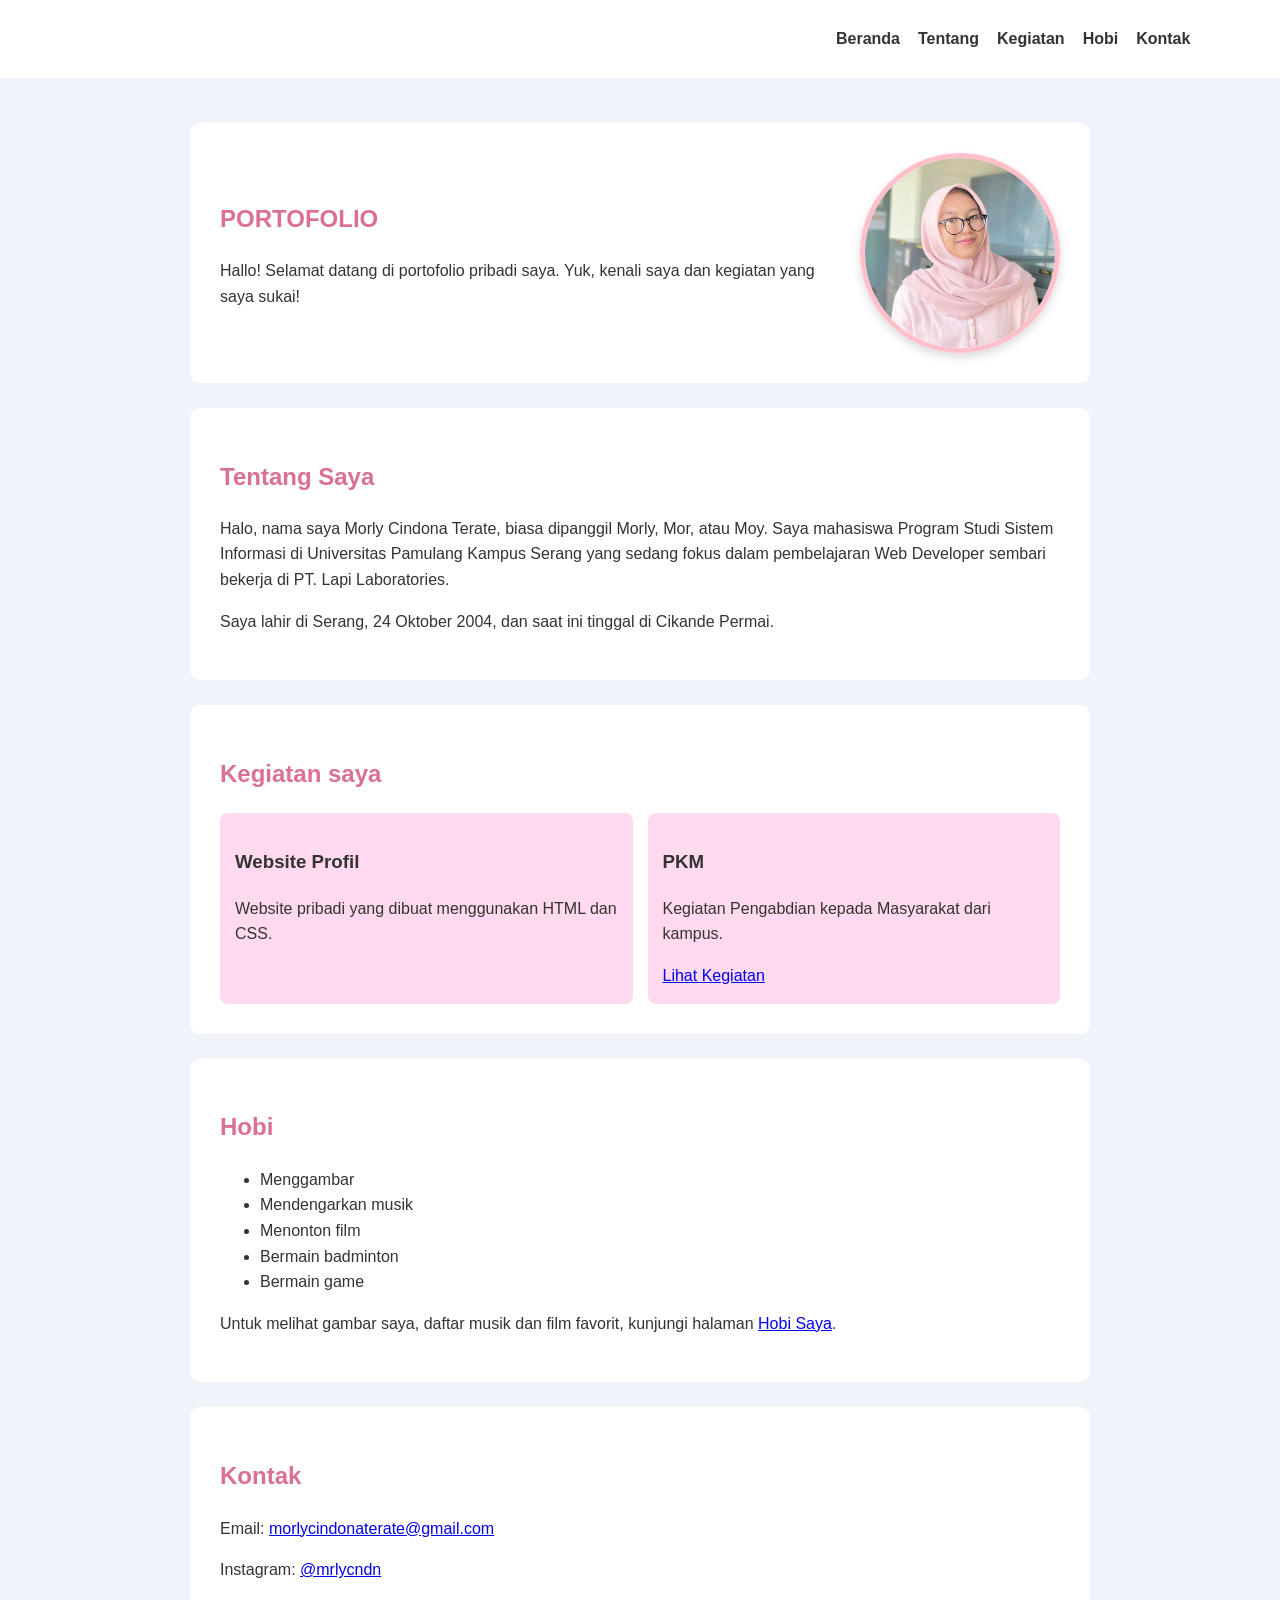
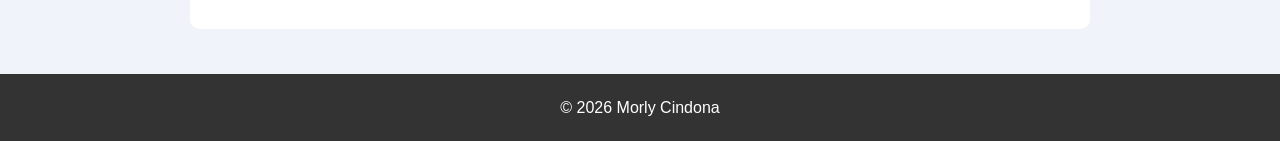
<file: index.html>
<!DOCTYPE html>
<html lang="id">
<head>
    <title>Portofolio Morly Cindona</title>
    <meta charset="UTF-8">
    <meta name="viewport" content="width=device-width, initial-scale=1.0">
    <link rel="stylesheet" href="style.css">
</head>
<body>

<header>
    <nav>
        <h2></h2>
        <ul>
            <li><a href="#beranda">Beranda</a></li>
            <li><a href="#tentang">Tentang</a></li>
            <li><a href="#portofolio">Kegiatan</a></li>
            <li><a href="#hobi">Hobi</a></li>
            <li><a href="#kontak">Kontak</a></li>
        </ul>
    </nav>
</header>
    
<main>
    <section id="beranda" class="hero">
        <div>
            <h1>PORTOFOLIO</h1>
            <p>
                Hallo! Selamat datang di portofolio pribadi saya.
                Yuk, kenali saya dan kegiatan yang saya sukai!
            </p>
        </div>

        <img src="image/Foto Morly.jpg"
             alt="Foto Morly" width="200">
    </section>

    <section id="tentang">
        <h2>Tentang Saya</h2>
        <p>
            Halo, nama saya Morly Cindona Terate, biasa dipanggil
            Morly, Mor, atau Moy. Saya mahasiswa Program Studi
            Sistem Informasi di Universitas Pamulang Kampus Serang
            yang sedang fokus dalam pembelajaran Web Developer
            sembari bekerja di PT. Lapi Laboratories.
        </p>
        <p>
            Saya lahir di Serang, 24 Oktober 2004, dan saat ini
            tinggal di Cikande Permai.
        </p>
    </section>

    <section id="portofolio">
        <h2>Kegiatan saya</h2>

        <div class="kartu-container">
            <div class="kartu">
                <h3>Website Profil</h3>
                <p>Website pribadi yang dibuat menggunakan HTML dan CSS.</p>
            </div>

            <div class="kartu">
                <h3>PKM</h3>
                <p>Kegiatan Pengabdian kepada Masyarakat dari kampus.</p>
                <a href="kegiatan.html">Lihat Kegiatan</a>
            </div>
        </div>
    </section>

    <section id="hobi">
        <h2>Hobi</h2>
        <ul>
            <li>Menggambar</li>
            <li>Mendengarkan musik</li>
            <li>Menonton film</li>
            <li>Bermain badminton</li>
            <li>Bermain game</li>
        </ul>
        <p>
            Untuk melihat gambar saya, daftar musik dan film favorit,
            kunjungi halaman <a href="hobi.html">Hobi Saya</a>.
        </p>
    </section>

    <section id="kontak">
        <h2>Kontak</h2>
        <p>Email:
            <a href="mailto:morlycindonaterate@gmail.com">
                morlycindonaterate@gmail.com
            </a>
        </p>
        <p>Instagram:
            <a href="https://www.instagram.com/mrlycndn"
               target="_blank" rel="noopener noreferrer">
                @mrlycndn
            </a>
        </p>
    </section>
</main>

<footer>
    <p>&copy; 2026 Morly Cindona</p>
</footer>

</body>
</html>
</file>
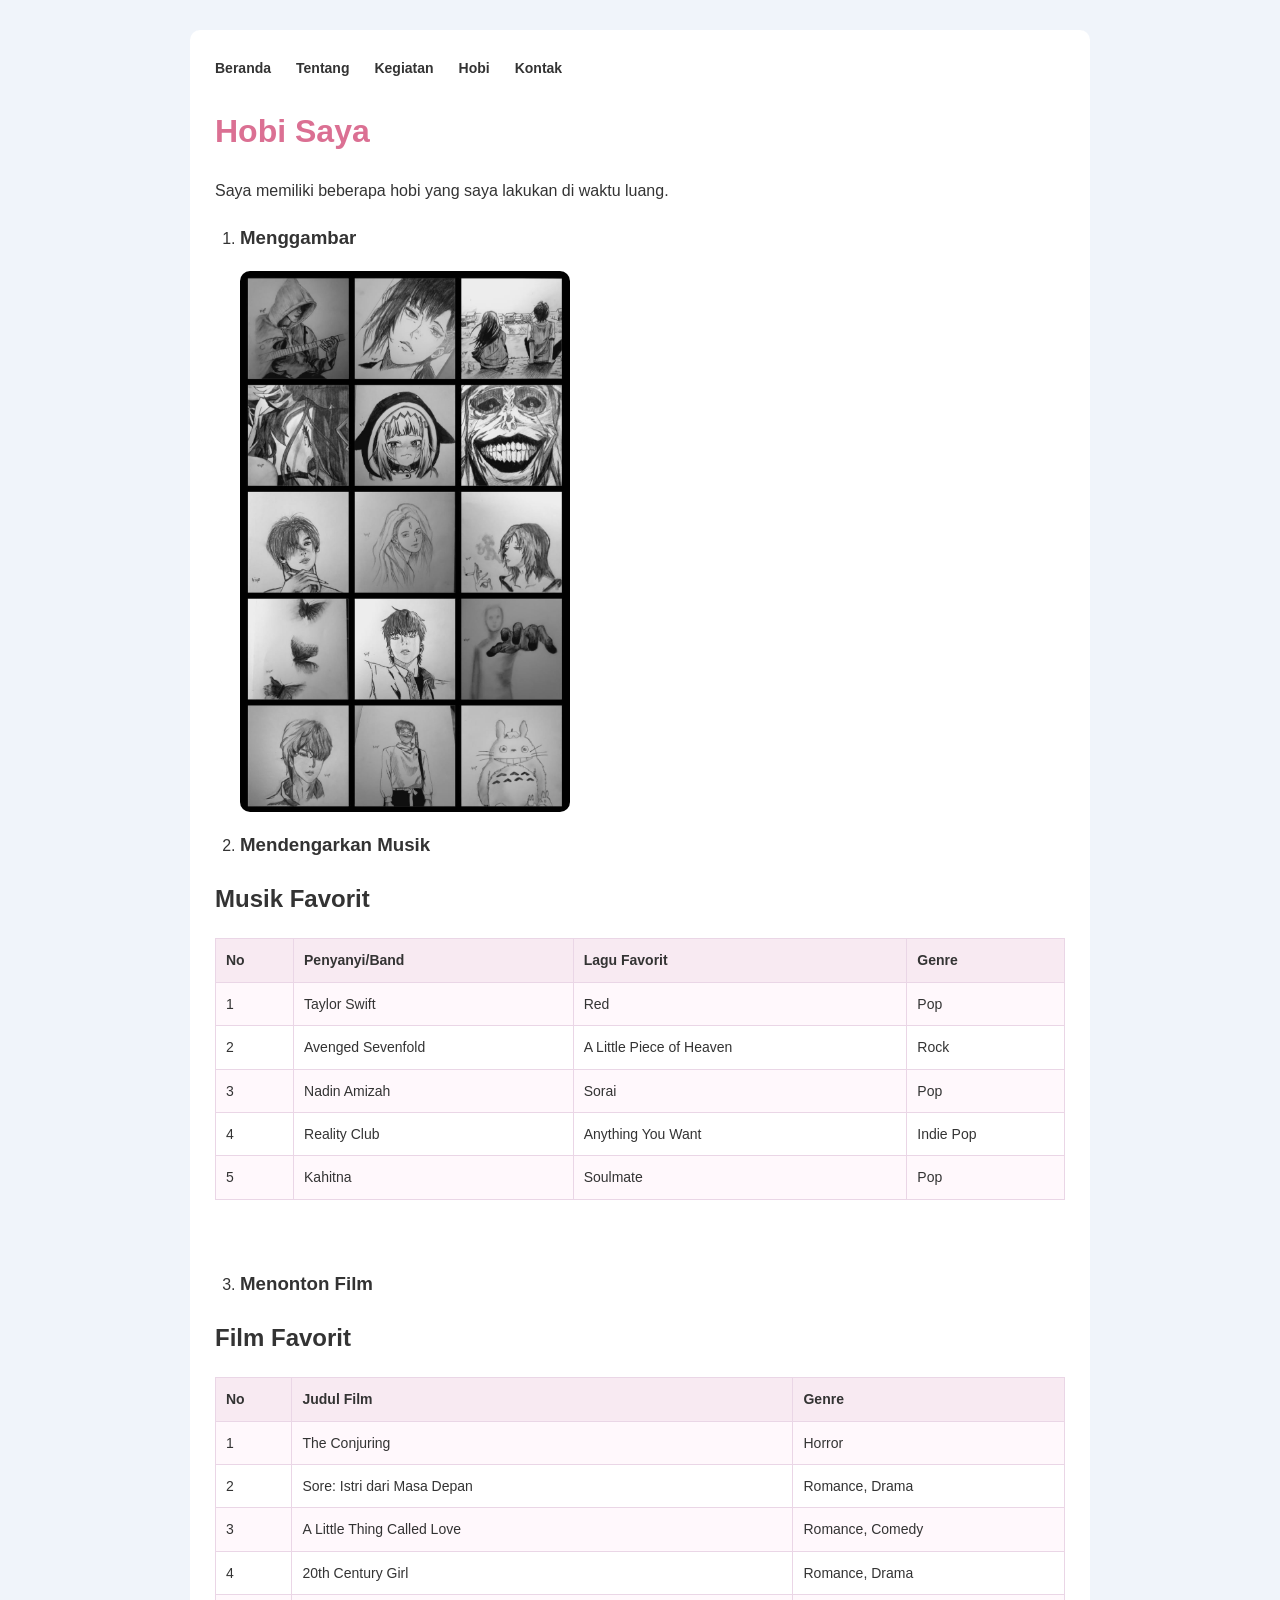
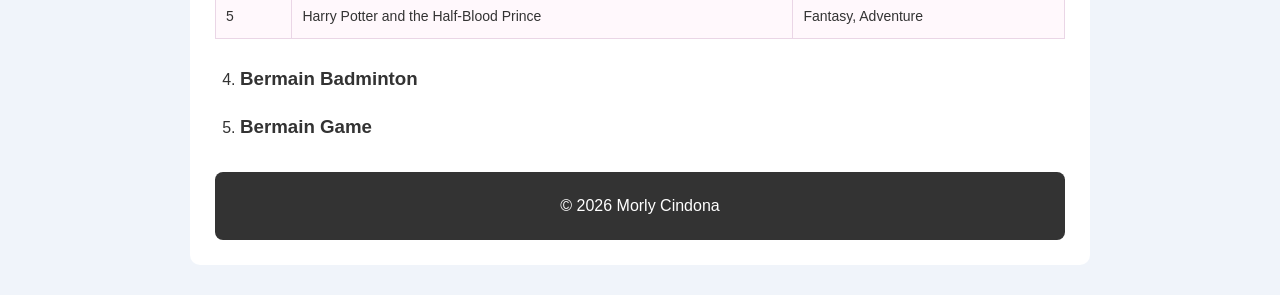
<file: hobi.html>
<!DOCTYPE html>
<html lang="id">
<head>
    <title>Hobi Saya</title>
    <meta charset="UTF-8">
    <meta name="viewport" content="width=device-width, initial-scale=1.0">
    <link rel="stylesheet" href="style.css">
</head>

<body>

<div class="container">

    <nav>
        <ul>
            <li><a href="index.html">Beranda</a></li>
            <li><a href="index.html#tentang">Tentang</a></li>
            <li><a href="kegiatan.html">Kegiatan</a></li>
            <li><a href="hobi.html">Hobi</a></li>
            <li><a href="kontak.html">Kontak</a></li>            
    </nav>

    <h1>Hobi Saya</h1>

    <p>Saya memiliki beberapa hobi yang saya lakukan di waktu luang.</p>

    <ol>
        <li>
            <h3>Menggambar</h3>
            <img src="image/Gambar Morly.jpg"
                 alt="Hobi Menggambar"
                 class="hobi-img">
        </li>

        <li>
            <h3>Mendengarkan Musik</h3>
        </li>
    </ol>

    <h2>Musik Favorit</h2>

    <table>
        <tr>
            <th>No</th>
            <th>Penyanyi/Band</th>
            <th>Lagu Favorit</th>
            <th>Genre</th>
        </tr>
        <tr>
            <td>1</td>
            <td>Taylor Swift</td>
            <td>Red</td>
            <td>Pop</td>
        </tr>
        <tr>
            <td>2</td>
            <td>Avenged Sevenfold</td>
            <td>A Little Piece of Heaven</td>
            <td>Rock</td>
        </tr>
        <tr>
            <td>3</td>
            <td>Nadin Amizah</td>
            <td>Sorai</td>
            <td>Pop</td>
        </tr>
        <tr>
            <td>4</td>
            <td>Reality Club</td>
            <td>Anything You Want</td>
            <td>Indie Pop</td>
        </tr>
        <tr>
            <td>5</td>
            <td>Kahitna</td>
            <td>Soulmate</td>
            <td>Pop</td>
        </tr>
    </table>

    <br>

    <ol start="3">
        <li><h3>Menonton Film</h3></li>
    </ol>

    <h2>Film Favorit</h2>

    <table class="film-table">
        <tr>
            <th>No</th>
            <th>Judul Film</th>
            <th>Genre</th>
        </tr>
        <tr>
            <td>1</td>
            <td>The Conjuring</td>
            <td>Horror</td>
        </tr>
        <tr>
            <td>2</td>
            <td>Sore: Istri dari Masa Depan</td>
            <td>Romance, Drama</td>
        </tr>
        <tr>
            <td>3</td>
            <td>A Little Thing Called Love</td>
            <td>Romance, Comedy</td>
        </tr>
        <tr>
            <td>4</td>
            <td>20th Century Girl</td>
            <td>Romance, Drama</td>
        </tr>
        <tr>
            <td>5</td>
            <td>Harry Potter and the Half-Blood Prince</td>
            <td>Fantasy, Adventure</td>
        </tr>
    </table>

    <ol start="4">
        <li><h3>Bermain Badminton</h3></li>
        <li><h3>Bermain Game</h3></li>
    </ol>

    <footer>
        <p>&copy; 2026 Morly Cindona</p>
    </footer>

</div>

</body>
</html>
</file>
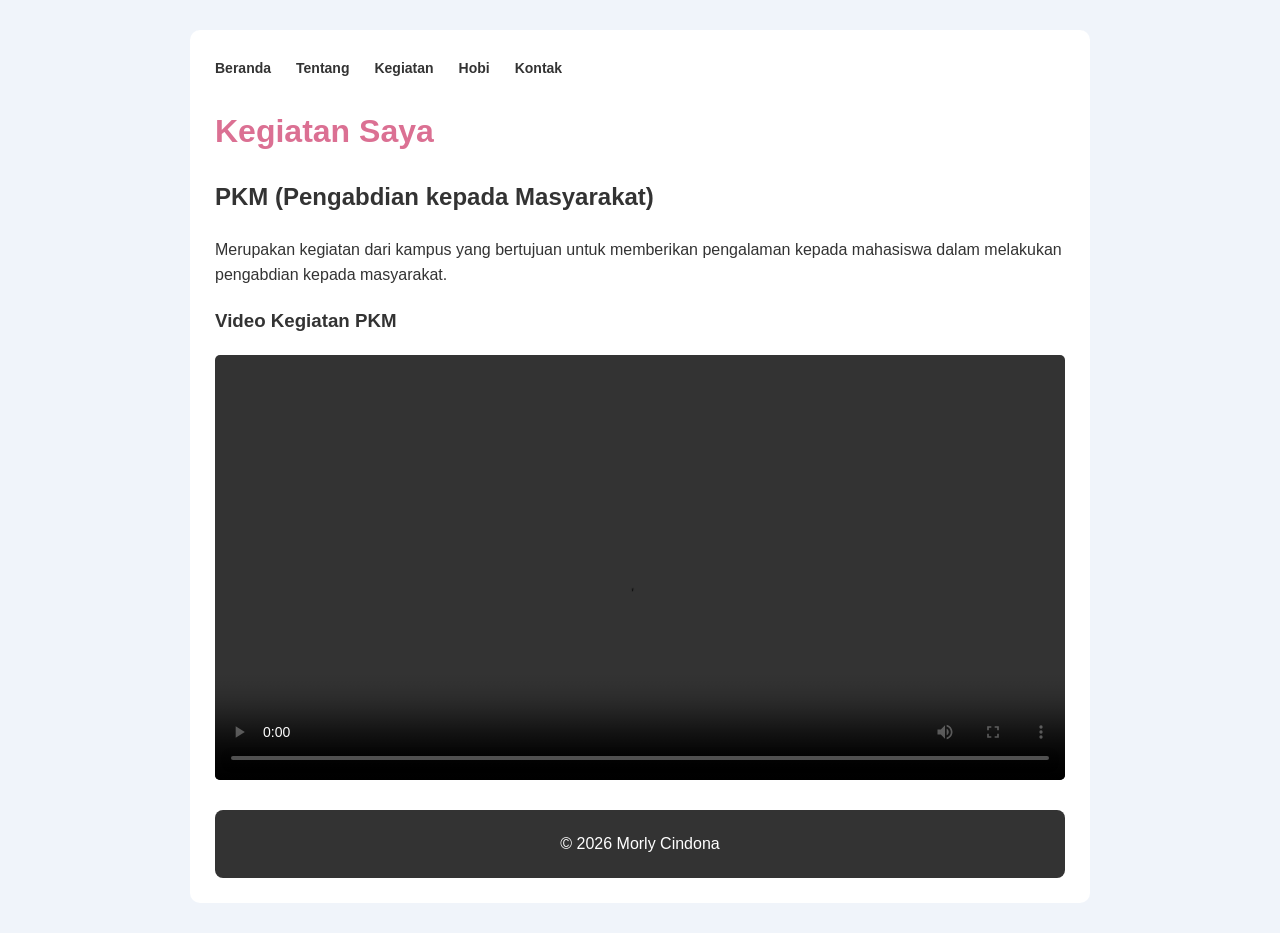
<file: kegiatan.html>
<!DOCTYPE html>
<html lang="id">
<head>
    <title>Kegiatan Saya</title>
    <meta charset="UTF-8">
    <meta name="viewport" content="width=device-width, initial-scale=1.0">
    <link rel="stylesheet" href="style.css">
</head>

<body>

<div class="container">

    <nav>
        <ul>
            <li><a href="index.html">Beranda</a></li>
            <li><a href="index.html#tentang">Tentang</a></li>
            <li><a href="kegiatan.html">Kegiatan</a></li>
            <li><a href="hobi.html">Hobi</a></li>
            <li><a href="kontak.html">Kontak</a></li> 
        </ul>
    </nav>

    <h1>Kegiatan Saya</h1>

    <div class="kegiatan">

        <h2>PKM (Pengabdian kepada Masyarakat)</h2>

        <p>
            Merupakan kegiatan dari kampus yang bertujuan untuk
            memberikan pengalaman kepada mahasiswa dalam melakukan
            pengabdian kepada masyarakat.
        </p>

        <h3>Video Kegiatan PKM</h3>

        <video controls>
            <source src="video/video-PKM.mp4" type="video/mp4">
            Video tidak dapat diputar.
        </video>

    </div>

    <footer>
        <p>&copy; 2026 Morly Cindona</p>
    </footer>

</div>

</body>
</html>
</file>
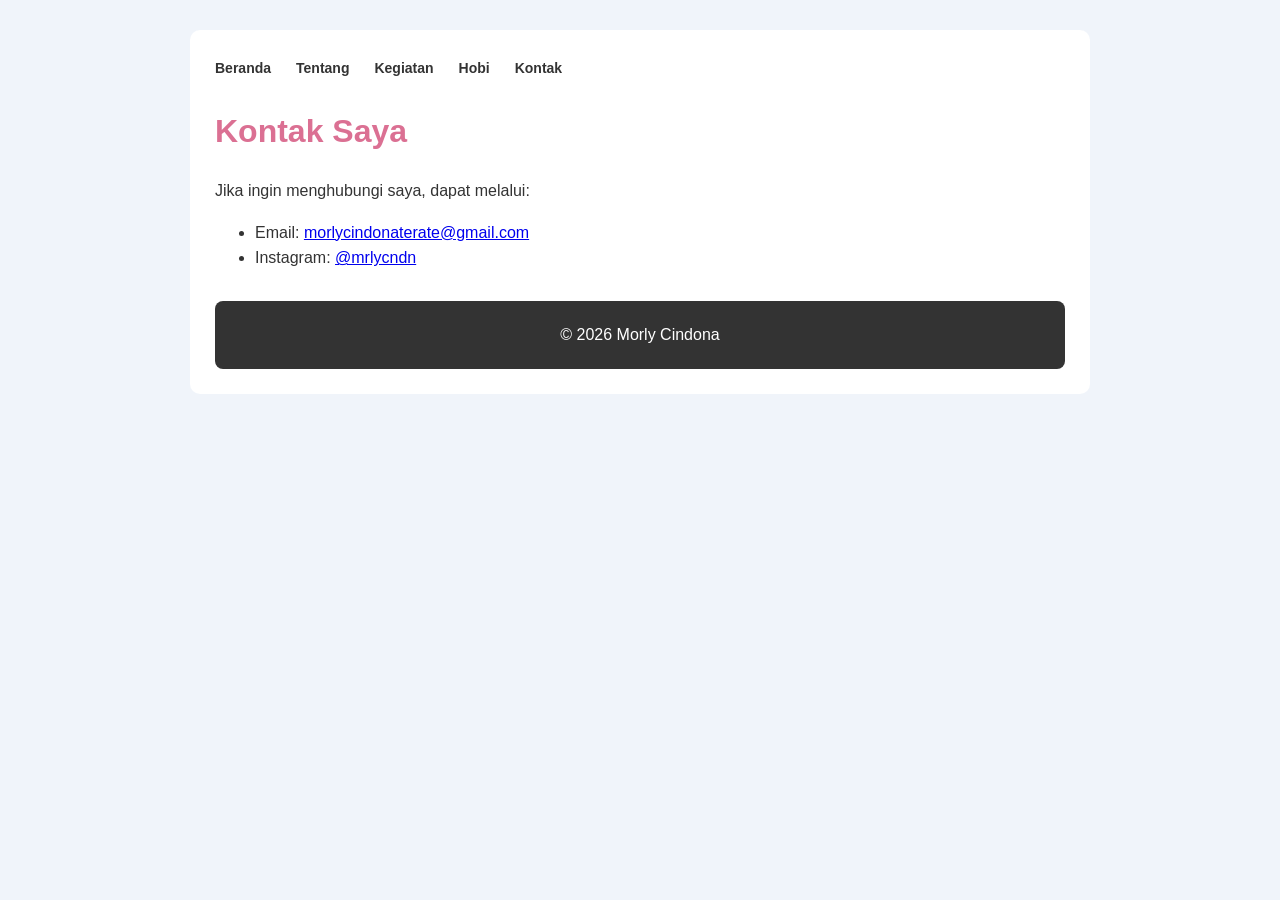
<file: kontak.html>
<!DOCTYPE html>
<html lang="id">
<head>
    <title>Kontak Saya</title>
    <meta charset="UTF-8">
    <meta name="viewport" content="width=device-width, initial-scale=1.0">
    <link rel="stylesheet" href="style.css">
</head>

<body>

<div class="container">

    <nav>
        <ul>
            <li><a href="index.html">Beranda</a></li>
            <li><a href="index.html#tentang">Tentang</a></li>
            <li><a href="kegiatan.html">Kegiatan</a></li>
            <li><a href="hobi.html">Hobi</a></li>
            <li><a href="kontak.html">Kontak</a></li> 
        </ul>
    </nav>

    <h1>Kontak Saya</h1>

    <p>
        Jika ingin menghubungi saya, dapat melalui:
    </p>

    <ul>
        <li>
            Email:
            <a href="mailto:morlycindonaterate@gmail.com">
                morlycindonaterate@gmail.com
            </a>
        </li>

        <li>
            Instagram:
            <a href="https://www.instagram.com/mrlycndn"
               target="_blank"
               rel="noopener noreferrer">
                @mrlycndn
            </a>
        </li>
    </ul>

    <footer>
        <p>&copy; 2026 Morly Cindona</p>
    </footer>

</div>

</body>
</html>
</file>
<file: style.css>
/*biar inget*/
/*ngatur dasar web*/
body {
    font-family: Arial, sans-serif;
    background-color: #f0f4fa;
    margin: 0;
    color: #333;
    line-height: 1.6;
}

/*u header dan footer web*/
header {
    background-color: white;
    padding: 10px 7%;
}

/*posisi menu navigasi*/
nav {
    display: flex;
    justify-content: space-between;
    align-items: center;
    flex-wrap: wrap;
}

/*Warna judul pada navigasi*/
nav h2 {
    color: palevioletred;
}

/*daftar menu navigasi*/
nav ul {
    list-style: none;
    display: flex;
    flex-wrap: wrap;
    gap: 18px;
    padding: 0;
}

/*tampilan link navigasi*/
nav a {
    text-decoration: none;
    color: #333;
    font-weight: bold;
}

/*ubah warna menu ketika kursor diarahkan*/
nav a:hover {
    color: magenta;
}

/*Konten Utama*/
main {
    max-width: 900px;
    margin: auto;
    padding: 20px;
}

/*atur tampilan kotak setiap bagian website*/
section {
    background-color: white;
    padding: 30px;
    margin: 25px 0;
    border-radius: 10px;
    scroll-margin-top: 15px;
}

/*warna judul hal dan bagian*/
h1, section h2 {
    color: palevioletred;
}

/*buat foto profil dan teks portofolio*/
/*atur foto di kiri dan teks di kanan*/
.hero {
    display: flex;
    align-items: center;
    justify-content: flex-start;
    gap: 35px;
}

/*ngatur tampilan foto profil menjadi lingkaran*/
.hero img {
    width: 200px;
    height: 200px;
    max-width: 200px;
    flex-shrink: 0;
    border-radius: 50%;
    object-fit: cover;
    object-position: center;

    /*border buat foto profil*/
    border: 5px solid pink;

    /*dikasih shadow lembut dipinggi border*/
    box-shadow: 0 4px 10px rgba(0, 0, 0, 0.15);

    /*border pas ke foto*/
    box-sizing: border-box;
}

/*ngatur bagian teks di samping foto*/
.hero div {
    flex: 1;
    min-width: 0;
}

/*buat kotak-kotak dibagian portofolio saya*/
/*ngatur kumpulan kartu agar berjajar*/
.kartu-container {
    display: flex;
    flex-wrap: wrap;
    gap: 15px;
}

/*ngatur tampilan masing-masing kartu*/
.kartu {
    flex: 1 1 180px;
    background-color: #ffd9ee;
    padding: 15px;
    border-radius: 8px;
}

/*footer wbsite*/
footer {
    background-color: #333;
    color: white;
    text-align: center;
    padding: 5px;
}

/*Buat tampilan website di HP*/
@media (max-width: 600px) {

    /*Mengatur jarak header pada layar HP*/
    header {
        padding: 10px 20px;
    }

    /*menu navigasi susunanya secara vertikal*/
    nav {
        flex-direction: column;
        align-items: flex-start;
    }

    /*Foto berada di atas teks pada layar HP*/
    .hero {
        flex-direction: column;
        align-items: center;
        text-align: center;
    }

    /*menyesuaikan ukuran foto profil di HP */
    .hero img {
        width: 160px;
        height: 160px;
        max-width: 160px;
    }
}

/*Halaman Tentang Saya */

/*Mengatur kotak utama halaman tentang saya*/
.container {
    max-width: 900px;
    width: 90%;
    margin: 30px auto;
    padding: 25px;
    box-sizing: border-box;
    background-color: white;
    border-radius: 10px;
    overflow: hidden;
}

/*navigasi hal tentang saya*/
.container nav {
    display: block;
    margin-bottom: 25px;
}

/*ngatur posisi menu pada halaman tentang saya*/
.container nav ul {
    justify-content: flex-start;
    gap: 25px;
    margin: 0;
    padding: 0;
}

/*Menghilangkan jarak tambahan pada item menu*/
.container nav ul li {
    margin: 2;
}

/*Mengatur ukuran tulisan menu*/
.container nav a {
    font-size: 14px;
}

/*bagian daftar hobi*/
/*ngatur jarak daftar hobi*/
.container ol {
    padding-left: 25px;
}

/*ngatur jarak setiap item hobi */
.container ol li {
    margin-bottom: 15px;
}

/*ngatur gambar di hobi*/
.hobi-img {
    display: block;
    width: 40%;
    max-width: 600px;
    height: auto;
    border-radius: 10px;
    margin: 15px 0;
}

/*tabel musik ama film*/
/*ngatur ukuran dan garis tabel*/
.container table {
    width: 100%;
    border-collapse: collapse;
    margin: 15px 0 25px;
    background-color: white;
    font-size: 14px;
}

/*ngatur garis dan jarak isi tabel*/
.container th,
.container td {
    border: 1px solid #ead6e6;
    padding: 10px;
    text-align: left;
}

/*ngatur warna judul kolom tabel*/
.container th {
    background-color: #f8eaf2;
    color: #333;
}

/*Memberikan warna berbeda pada baris tabel genap*/
.container tr:nth-child(even) {
    background-color: #fff8fc;
}

/*footer halaman, hobi saya saat di klik*/
.container footer {
    margin-top: 30px;
    border-radius: 8px;
    width: 100%;
    box-sizing: border-box;
}

/*ngatur video*/
/*ukuran video agar tidak keluar dari kotak*/
.container video {
    display: block;
    width: 100%;
    max-width: 100%;
    height: auto;
    box-sizing: border-box;
    margin: 15px 0;
    border-radius: 5px;
}

/*tampilan buat di HP*/
@media (max-width: 600px) {

    /*Menyesuaikan ukuran kotak halaman*/
    .container {
        width: 95%;
        padding: 15px;
    }

    /*Mengecilkan judul pada layar HP*/
    .container h1 {
        font-size: 25px;
    }

    /*Mengatur jarak menu navigasi di HP*/
    .container nav ul {
        gap: 15px;
    }

    /*Gambar hobi menyesuaikan lebar layar*/
    .hobi-img {
        max-width: 60%;
    }

    /*Mengecilkan tulisan tabel agar muat di HP*/
    .container table {
        font-size: 11px;
    }

    /*Menyesuaikan isi sel tabel*/
    .container th,
    .container td {
        padding: 6px;
        overflow-wrap: anywhere;
    }

    /*Memastikan video tidak keluar dari kotak*/
    .container video {
        width: 100%;
    }
}
</file>
